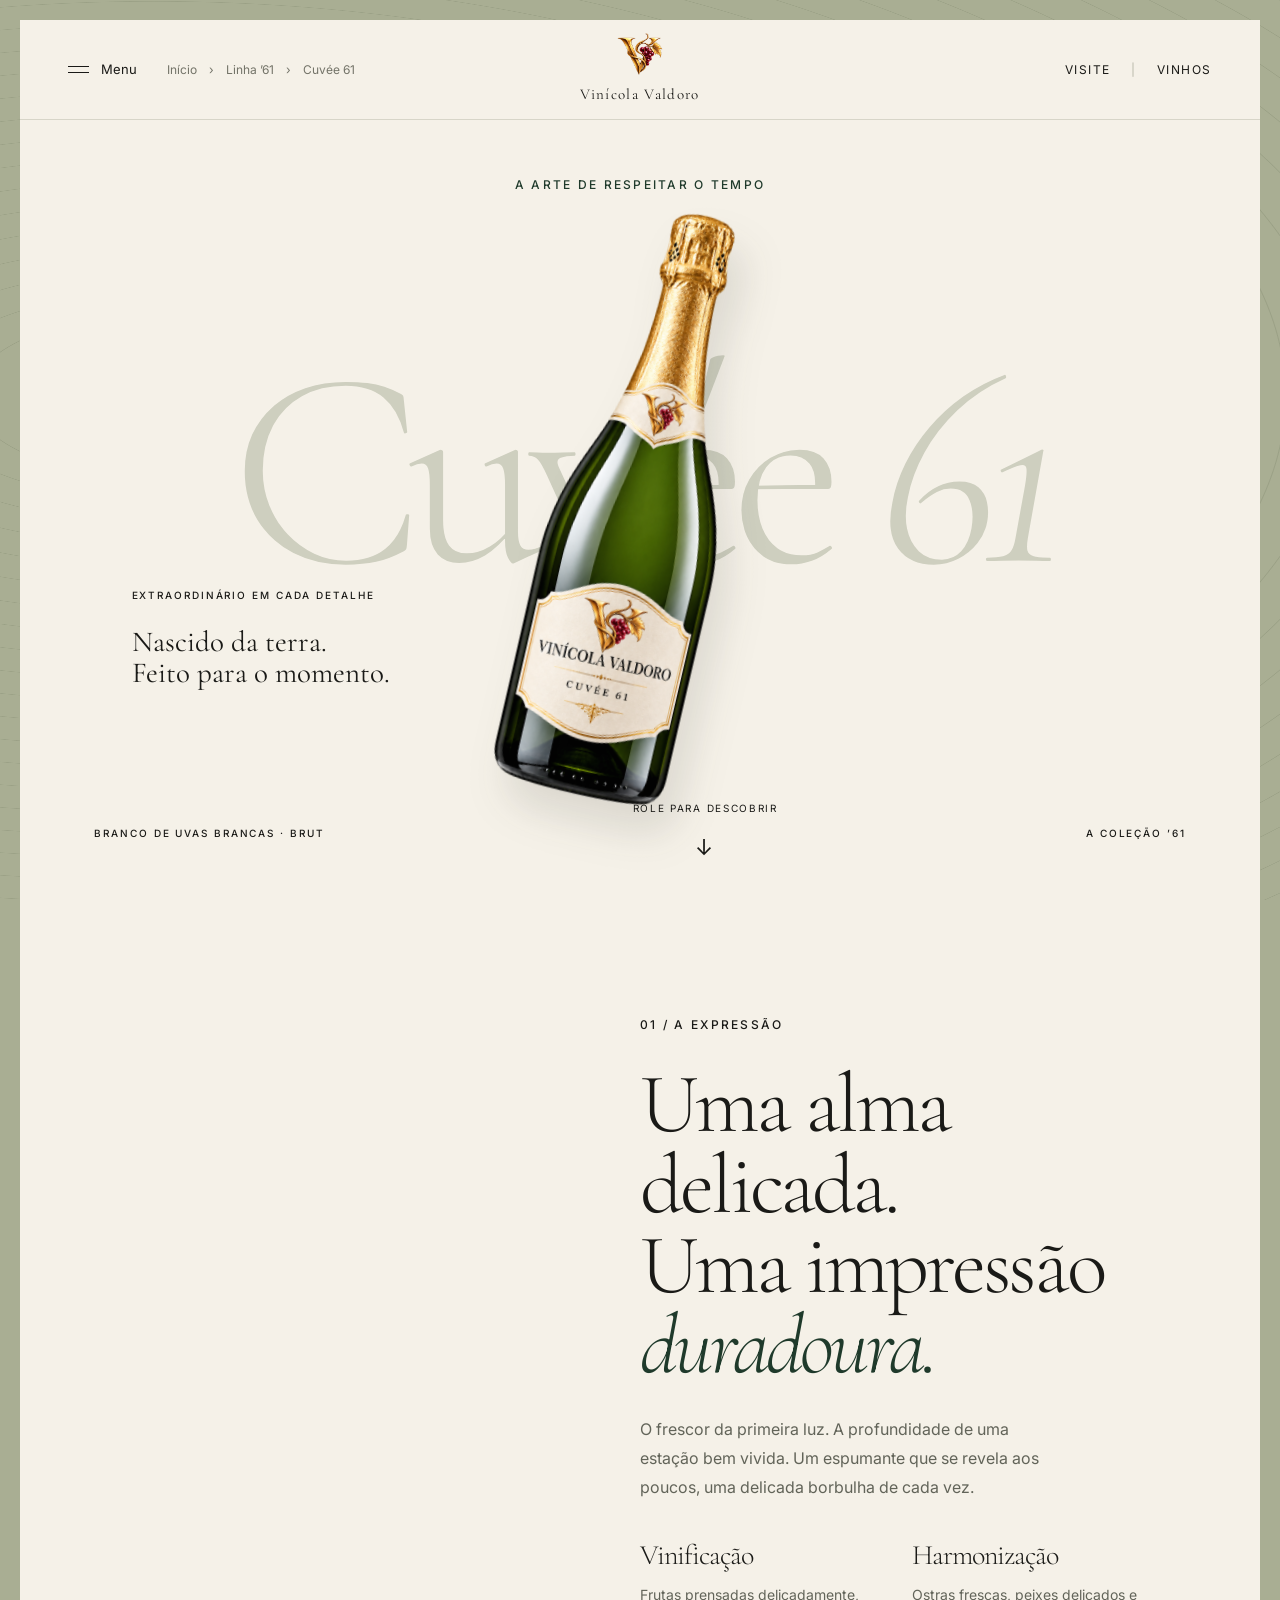
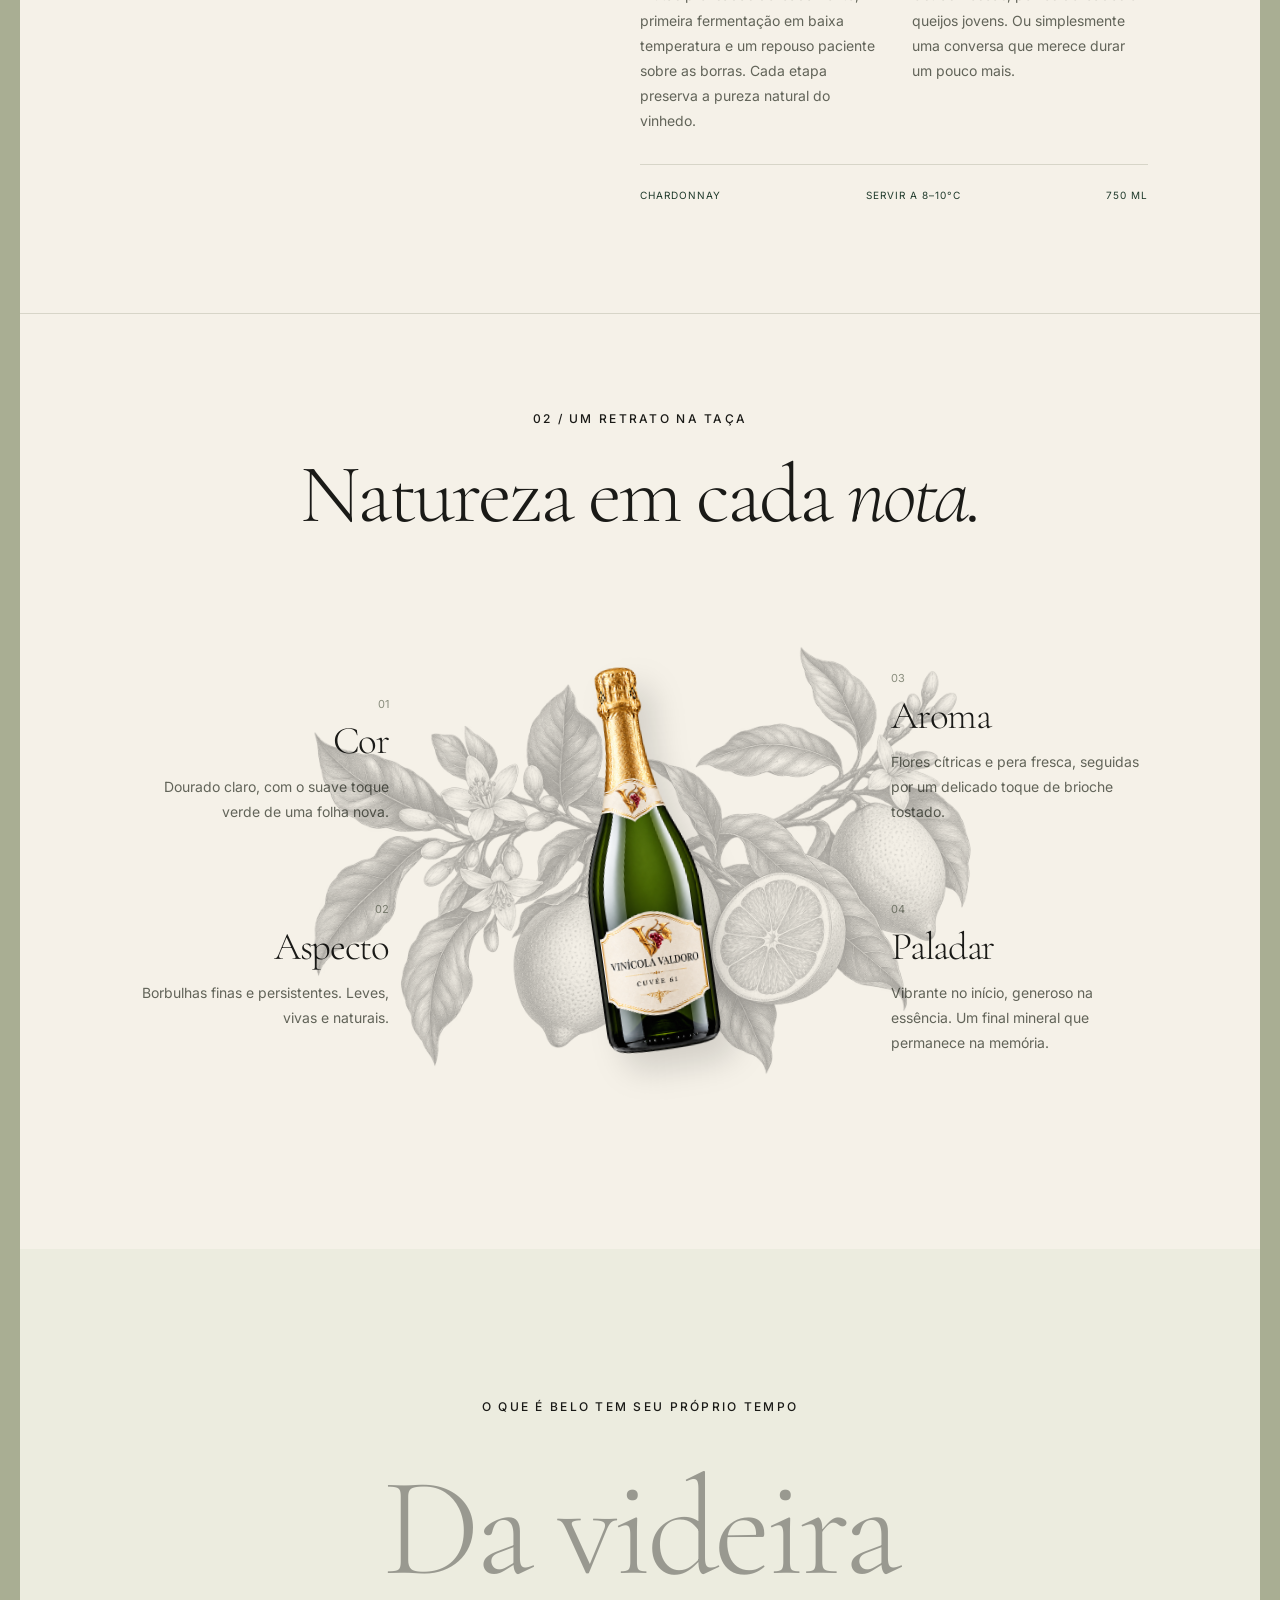
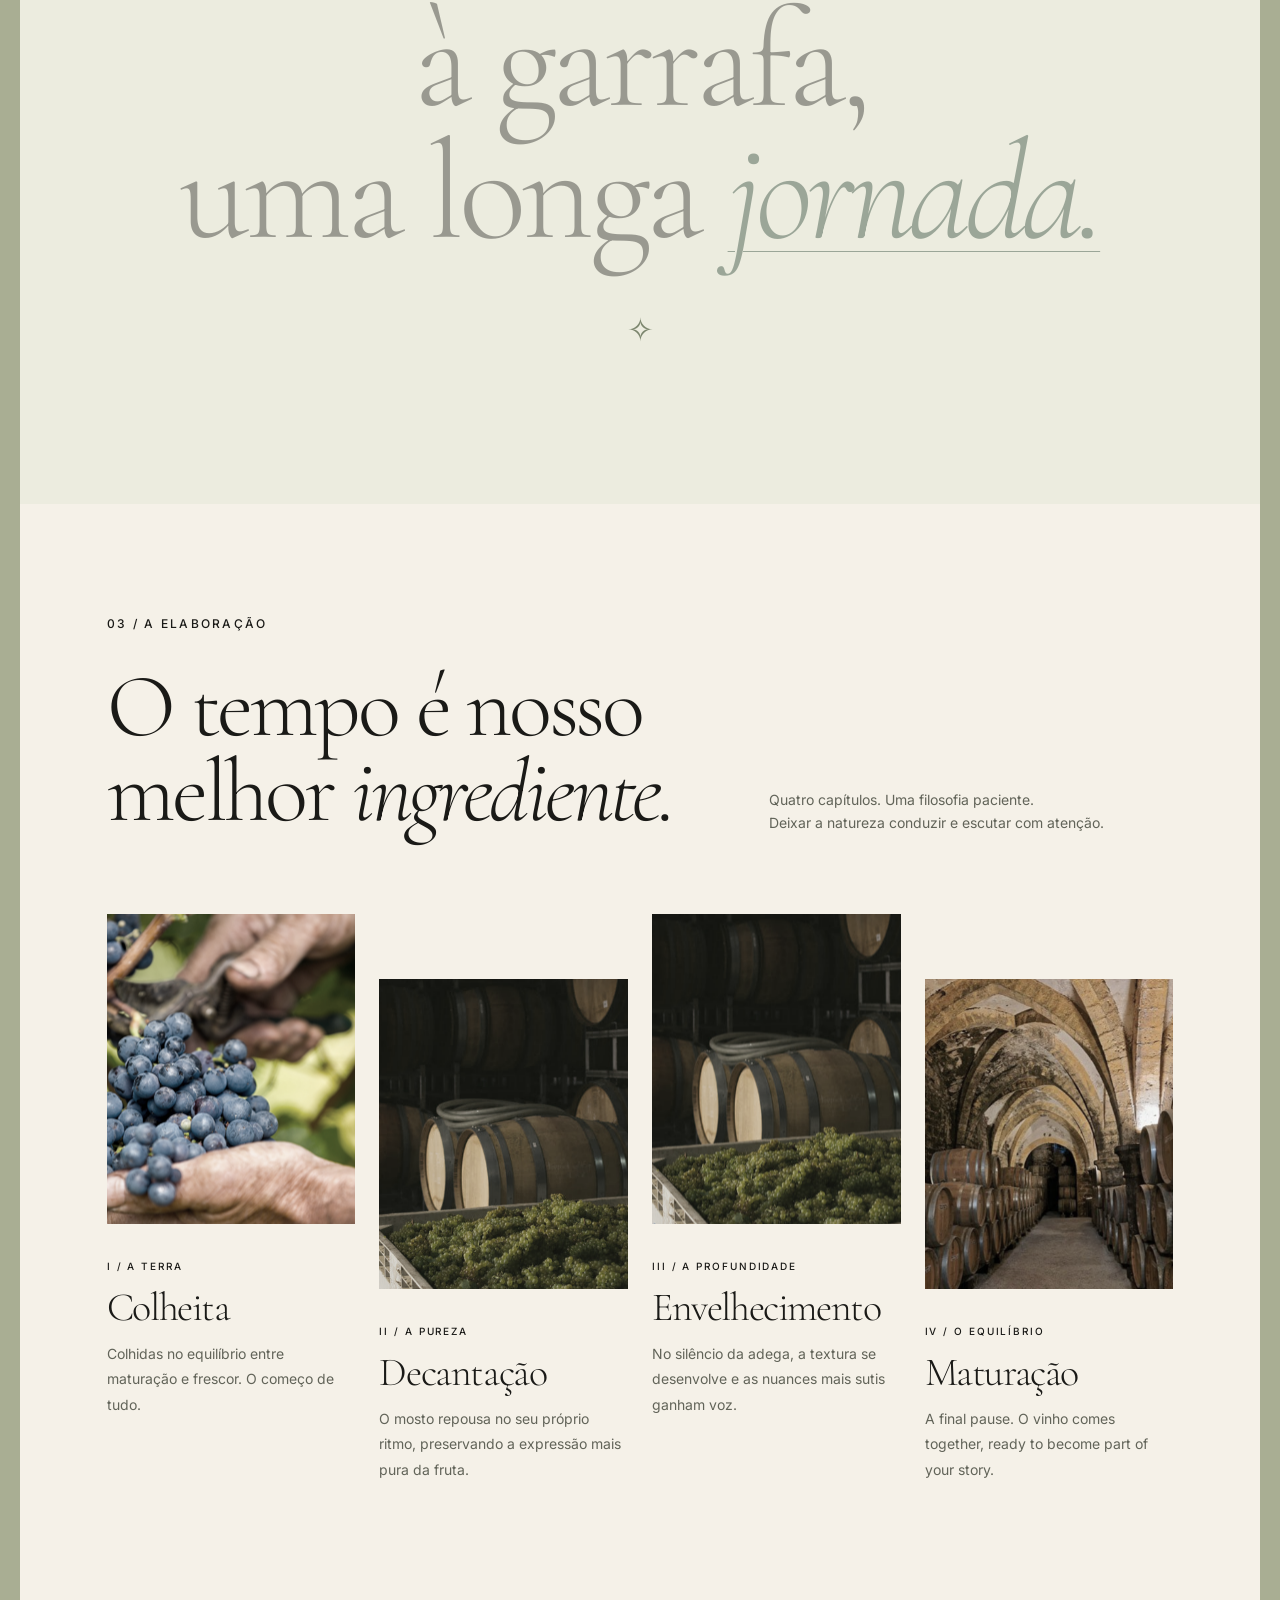
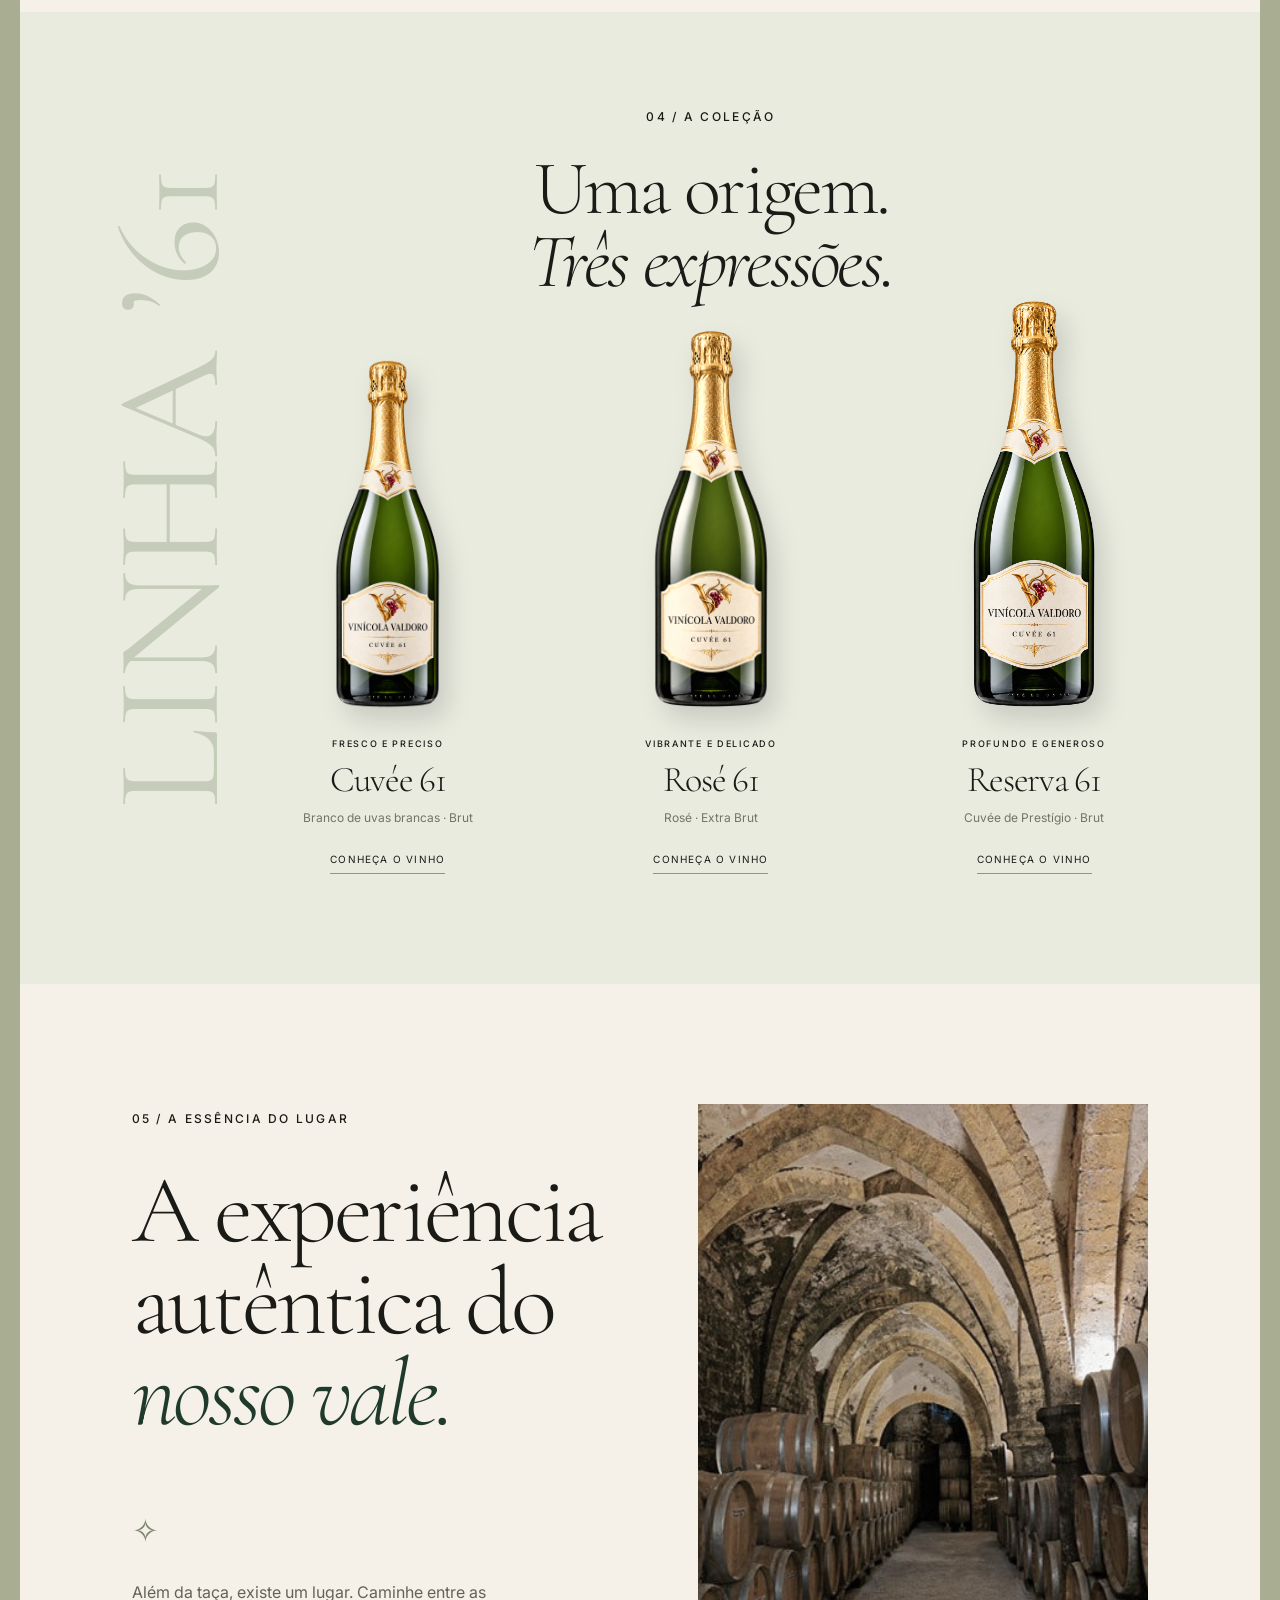
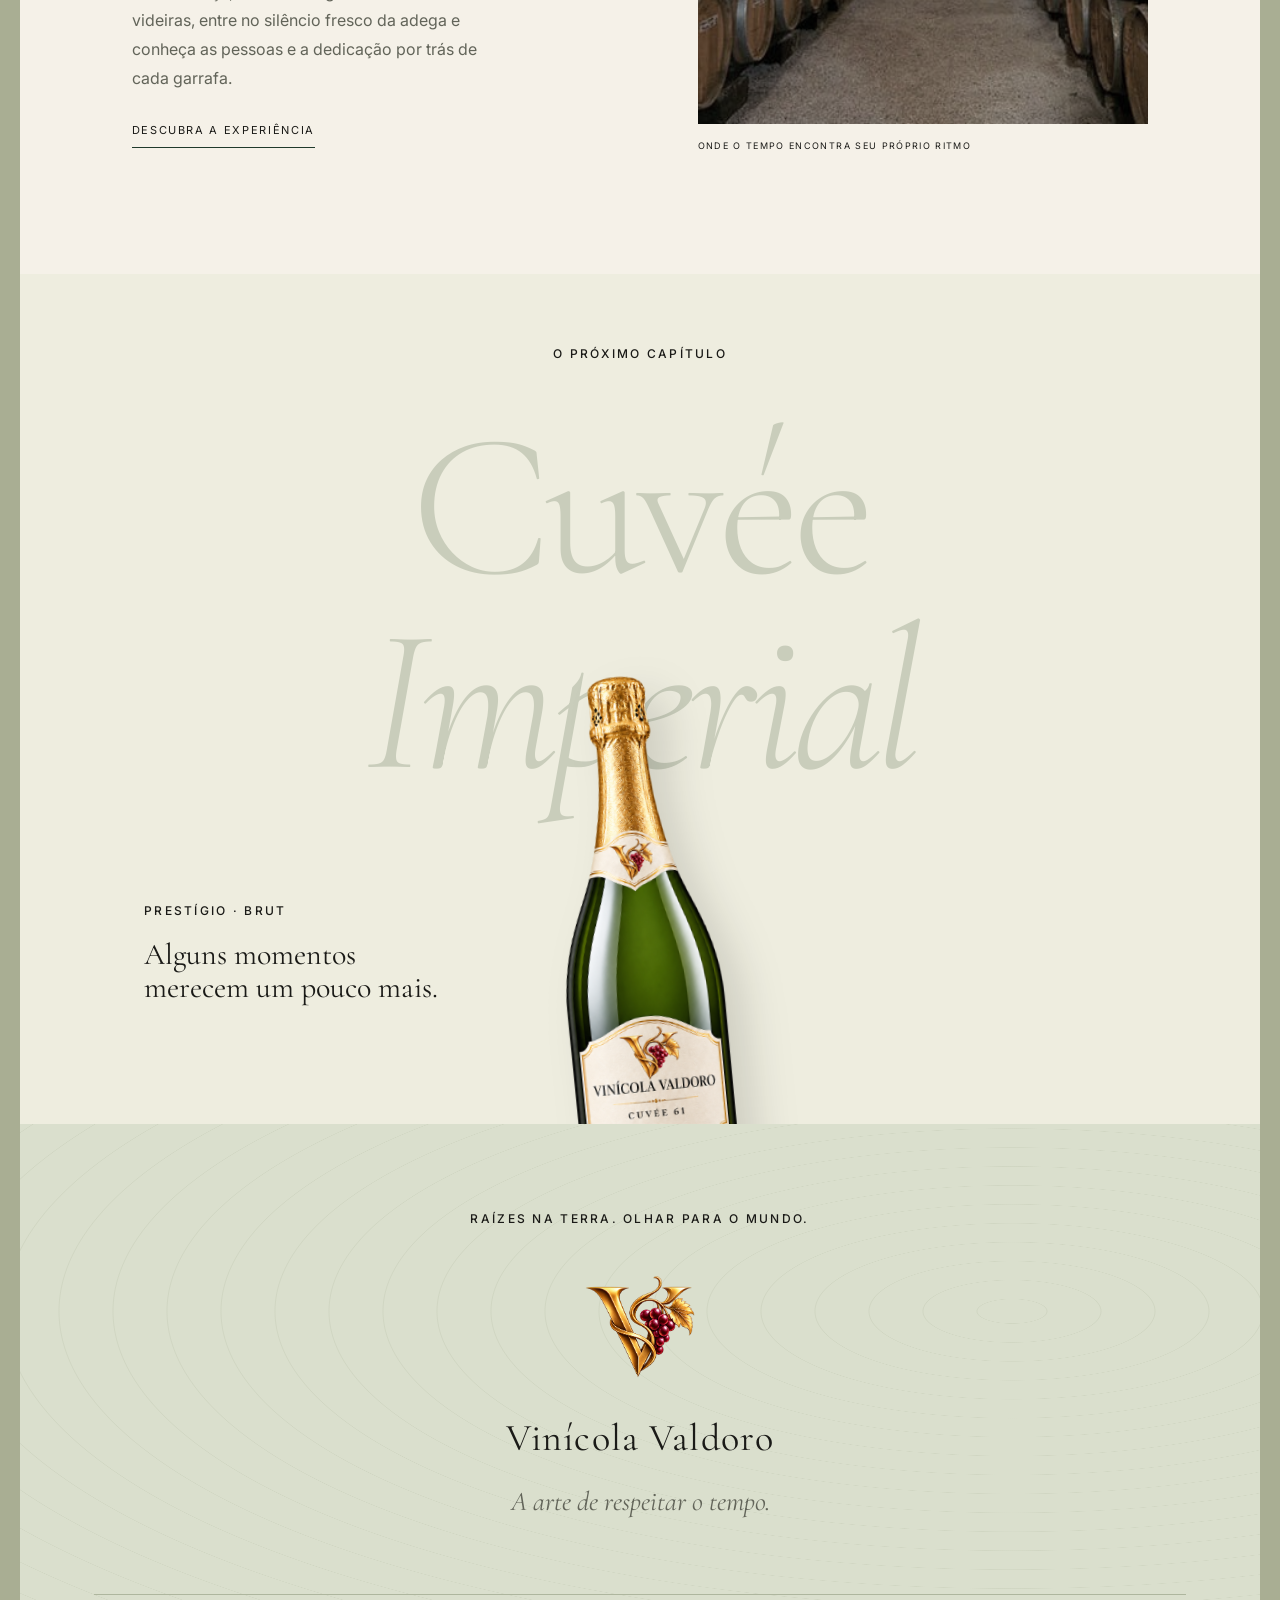
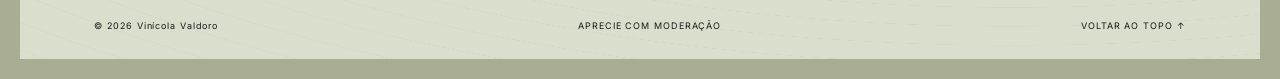
<file: index.html>
<!DOCTYPE html>
<html lang="pt-BR"><head><meta charset="UTF-8"><meta name="viewport" content="width=device-width, initial-scale=1"><meta name="theme-color" content="#F5F1E8"><meta name="description" content="Conheça Cuvée 61. Uma expressão delicada do vinhedo, elaborada com paciência. Explore os vinhos e a adega de Vinícola Valdoro."><title>Vinícola Valdoro — A arte de respeitar o tempo</title><link rel="preconnect" href="https://fonts.googleapis.com"><link rel="preconnect" href="https://fonts.gstatic.com" crossorigin><link href="https://fonts.googleapis.com/css2?family=Cormorant+Garamond:ital,wght@0,300;0,400;0,500;1,300;1,400&family=Inter:wght@400;500&display=swap" rel="stylesheet"><link rel="stylesheet" href="style.css?v=scroll-4"></head>
<body><a class="skip" href="#main">Ir para o conteúdo</a><div class="site-shell">
<header><button id="menu-toggle" aria-expanded="false" aria-controls="menu"><span class="hamburger"><i></i><i></i></span>Menu</button><div class="breadcrumb"><a href="#home">Início</a><span>›</span><a href="#line">Linha ’61</a><span>›</span><span>Cuvée 61</span></div><a href="#home" class="brand" aria-label="Início da vinícola"><img class="official-logo" src="assets/logo-valdoro.png" alt="Logo oficial da Vinícola Valdoro"><span>Vinícola Valdoro</span></a><nav aria-label="Links rápidos"><a href="#experience">VISITE</a><span>|</span><a href="#line">VINHOS</a></nav></header>
<nav id="menu" class="menu-panel" aria-label="Navegação principal" hidden><span class="eyebrow">O UNIVERSO DE Vinícola Valdoro</span><a href="#notes">O vinho</a><a href="#process">Nosso cuidado</a><a href="#line">A coleção</a><a href="#experience">A propriedade</a><span class="menu-bottom">As coisas boas têm seu próprio tempo.</span></nav>
<main id="main"><div class="bottle-story"><div class="bottle-stage" aria-hidden="true"><img src="assets/bottle.png" class="story-bottle" alt="" fetchpriority="high"></div>
<section id="home" class="hero"><div class="hero-top eyebrow">A ARTE DE RESPEITAR O TEMPO</div><h1>Cuvée <em>61</em></h1><div class="hero-caption"><span class="eyebrow">EXTRAORDINÁRIO EM CADA DETALHE</span><p>Nascido da terra.<br>Feito para o momento.</p></div><div class="hero-bottom"><span class="eyebrow">BRANCO DE UVAS BRANCAS · BRUT</span><a href="#notes" class="scroll-hint">ROLE PARA DESCOBRIR <span>↓</span></a><span class="eyebrow">A COLEÇÃO ’61</span></div></section>
<section id="notes" class="notes"><div class="mobile-watermark" aria-hidden="true"><img class="official-logo" src="assets/logo-valdoro.png" alt=""><span>Vinícola Valdoro</span></div><div class="notes-content reveal"><span class="eyebrow">01 / A EXPRESSÃO</span><h2>Uma alma delicada.<br>Uma impressão<br><em>duradoura.</em></h2><p class="intro">O frescor da primeira luz. A profundidade de uma estação bem vivida. Um espumante que se revela aos poucos, uma delicada borbulha de cada vez.</p><div class="two-columns"><div><h3>Vinificação</h3><p>Frutas prensadas delicadamente, primeira fermentação em baixa temperatura e um repouso paciente sobre as borras. Cada etapa preserva a pureza natural do vinhedo.</p></div><div><h3>Harmonização</h3><p>Ostras frescas, peixes delicados e queijos jovens. Ou simplesmente uma conversa que merece durar um pouco mais.</p></div></div><div class="wine-details"><span>CHARDONNAY</span><span>SERVIR A 8–10°C</span><span>750 ML</span></div></div></section></div>
<section id="sensory" class="sensory"><span class="eyebrow section-label">02 / UM RETRATO NA TAÇA</span><h2 class="reveal">Natureza em cada <em>nota.</em></h2><div class="sensory-grid"><div class="profile left"><article class="reveal"><span>01</span><h3>Cor</h3><p>Dourado claro, com o suave toque verde de uma folha nova.</p></article><article class="reveal"><span>02</span><h3>Aspecto</h3><p>Borbulhas finas e persistentes. Leves, vivas e naturais.</p></article></div><div class="sensory-art"><img class="botanical" src="assets/botanical.png" alt="" loading="lazy"><img class="sensory-bottle" src="assets/bottle.png" alt="Garrafa de espumante Cuvée 61" loading="lazy"></div><div class="profile"><article class="reveal"><span>03</span><h3>Aroma</h3><p>Flores cítricas e pera fresca, seguidas por um delicado toque de brioche tostado.</p></article><article class="reveal"><span>04</span><h3>Paladar</h3><p>Vibrante no início, generoso na essência. Um final mineral que permanece na memória.</p></article></div></div></section>
<section class="statement"><span class="eyebrow">O QUE É BELO TEM SEU PRÓPRIO TEMPO</span><h2>Da videira<br>à garrafa,<br>uma longa <em>jornada.</em></h2><span class="small-mark">✧</span></section>
<section id="process" class="process"><div class="section-heading reveal"><span class="eyebrow">03 / A ELABORAÇÃO</span><h2>O tempo é nosso<br>melhor <em>ingrediente.</em></h2><p>Quatro capítulos. Uma filosofia paciente.<br>Deixar a natureza conduzir e escutar com atenção.</p></div><div class="process-grid"><article class="process-card"><div class="photo-wrap"><img src="assets/harvest.jpg" alt="Uvas recém-colhidas em uma vinícola" loading="lazy"></div><span class="eyebrow">I / A TERRA</span><h3>Colheita</h3><p>Colhidas no equilíbrio entre maturação e frescor. O começo de tudo.</p></article><article class="process-card"><div class="photo-wrap"><img src="assets/decanting.jpg" alt="Uvas brancas colhidas ao lado de barricas de carvalho" loading="lazy"></div><span class="eyebrow">II / A PUREZA</span><h3>Decantação</h3><p>O mosto repousa no seu próprio ritmo, preservando a expressão mais pura da fruta.</p></article><article class="process-card"><div class="photo-wrap"><img src="assets/aging.jpg" alt="Barricas de carvalho em uma adega" loading="lazy"></div><span class="eyebrow">III / A PROFUNDIDADE</span><h3>Envelhecimento</h3><p>No silêncio da adega, a textura se desenvolve e as nuances mais sutis ganham voz.</p></article><article class="process-card"><div class="photo-wrap"><img src="assets/cellar.jpg" alt="Adega histórica com teto abobadado" loading="lazy"></div><span class="eyebrow">IV / O EQUILÍBRIO</span><h3>Maturação</h3><p>A final pause. O vinho comes together, ready to become part of your story.</p></article></div></section>
<section id="line" class="line"><div class="vertical-title" aria-hidden="true">LINHA ’61</div><div class="line-content"><div class="line-heading reveal"><span class="eyebrow">04 / A COLEÇÃO</span><h2>Uma origem.<br><em>Três expressões.</em></h2></div><div class="bottle-line"><button class="wine-card reveal" data-wine="classic"><img src="assets/bottle.png" alt="Garrafa de Cuvée 61" loading="lazy"><span class="eyebrow">FRESCO E PRECISO</span><h3>Cuvée 61</h3><span class="wine-type">Branco de uvas brancas · Brut</span><span class="wine-link">CONHEÇA O VINHO</span></button><button class="wine-card reveal rose" data-wine="rose"><img src="assets/bottle.png" alt="Garrafa ilustrativa de Rosé 61" loading="lazy"><span class="eyebrow">VIBRANTE E DELICADO</span><h3>Rosé 61</h3><span class="wine-type">Rosé · Extra Brut</span><span class="wine-link">CONHEÇA O VINHO</span></button><button class="wine-card reveal reserve" data-wine="reserve"><img src="assets/bottle.png" alt="Garrafa ilustrativa de Reserva 61" loading="lazy"><span class="eyebrow">PROFUNDO E GENEROSO</span><h3>Reserva 61</h3><span class="wine-type">Cuvée de Prestígio · Brut</span><span class="wine-link">CONHEÇA O VINHO</span></button></div></div></section>
<section id="experience" class="experience"><div class="experience-title reveal"><span class="eyebrow">05 / A ESSÊNCIA DO LUGAR</span><h2>A experiência<br>autêntica do<br><em>nosso vale.</em></h2></div><div class="experience-photo"><img src="assets/cellar.jpg" alt="Arcos de pedra e barricas de carvalho em uma adega histórica" loading="lazy"><span class="photo-caption">ONDE O TEMPO ENCONTRA SEU PRÓPRIO RITMO</span></div><div class="experience-copy reveal"><span class="small-mark">✧</span><p>Além da taça, existe um lugar. Caminhe entre as videiras, entre no silêncio fresco da adega e conheça as pessoas e a dedicação por trás de cada garrafa.</p><button class="text-link" id="discover">DESCUBRA A EXPERIÊNCIA</button></div></section>
<section class="featured"><span class="eyebrow">O PRÓXIMO CAPÍTULO</span><h2>Cuvée<br><em>Imperial</em></h2><div class="featured-caption"><span class="eyebrow">PRESTÍGIO · BRUT</span><p>Alguns momentos<br>merecem um pouco mais.</p></div><img src="assets/bottle.png" alt="Garrafa ilustrativa de Cuvée Imperial" loading="lazy"></section>
</main><footer><span class="eyebrow">RAÍZES NA TERRA. OLHAR PARA O MUNDO.</span><a href="#home" class="footer-brand"><img class="official-logo" src="assets/logo-valdoro.png" alt="Logo oficial da Vinícola Valdoro"><span>Vinícola Valdoro</span></a><p>A arte de respeitar o tempo.</p><div class="footer-bottom"><span>© <span id="year">2026</span> Vinícola Valdoro</span><span>APRECIE COM MODERAÇÃO</span><a href="#home">VOLTAR AO TOPO ↑</a></div></footer></div>
<dialog id="wine-dialog"><button class="dialog-close" aria-label="Fechar janela">×</button><span class="eyebrow" id="dialog-label"></span><h2 id="dialog-title"></h2><p id="dialog-copy"></p><div id="dialog-details"></div><button class="text-link dialog-done">CONTINUAR EXPLORANDO</button></dialog><script src="script.js?v=scroll-4"></script></body></html>
</file>
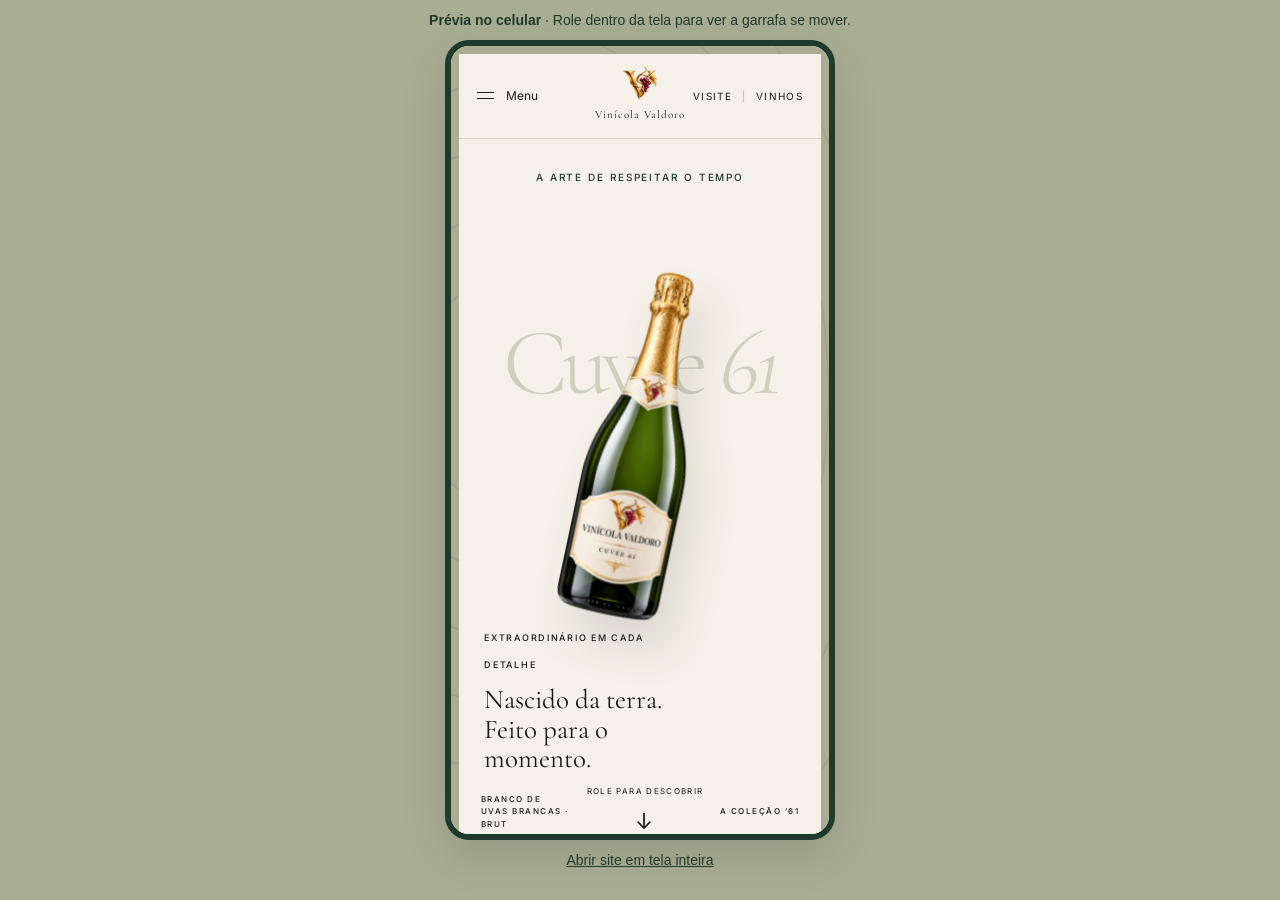
<file: mobile-preview.html>
<!doctype html><html lang="pt-BR"><head><meta charset="utf-8"><meta name="viewport" content="width=device-width,initial-scale=1"><title>Vinícola Valdoro — Prévia no celular</title><style>*{box-sizing:border-box}body{margin:0;background:#a9ae93;color:#1f3a2b;font-family:Arial,sans-serif;display:flex;align-items:center;flex-direction:column;padding:12px 10px;gap:12px;height:100dvh;overflow:hidden}p{margin:0;font-size:14px;text-align:center}iframe{display:block;width:390px;max-width:100%;height:calc(100dvh - 100px);border:6px solid #1f3a2b;border-radius:24px;background:#f5f1e8;box-shadow:0 15px 45px #0002}a{color:inherit}</style></head><body><p><strong>Prévia no celular</strong> · Role dentro da tela para ver a garrafa se mover.</p><iframe src="index.html?v=scroll-3" title="Site Vinícola Valdoro em tela de celular"></iframe><p><a href="index.html">Abrir site em tela inteira</a></p></body></html>
</file>
<file: style.css>
:root{--cream:#f5f1e8;--ink:#1a1a17;--green:#1f3a2b;--sage:#a9ae93;--muted:#737368;--line:#d7d5c8;--serif:'Cormorant Garamond',Georgia,serif}*{box-sizing:border-box}html{scroll-behavior:smooth;scroll-padding-top:90px}body{margin:0;background:var(--sage);color:var(--ink);font-family:Inter,Arial,sans-serif;font-size:16px;line-height:1.65}body:before{content:'';position:fixed;inset:0;pointer-events:none;opacity:.24;background:repeating-radial-gradient(ellipse at 12% 44%,transparent 0 31px,#6e775d 32px,transparent 33px 50px)}button,a{-webkit-tap-highlight-color:transparent}a{color:inherit;text-decoration:none}button{font:inherit;color:inherit;cursor:pointer}button:focus-visible,a:focus-visible{outline:2px solid var(--green);outline-offset:6px}button{background:none;border:0}img{max-width:100%;display:block}h1,h2,h3,p{margin:0}h1,h2,h3{font-family:var(--serif);font-weight:300;line-height:.95;letter-spacing:-.035em}em{font-weight:300}p{color:#626459}.site-shell{position:relative;margin:20px auto;max-width:1800px;width:calc(100% - 40px);background:var(--cream);overflow:clip}.eyebrow{font-size:12px;letter-spacing:.19em;font-weight:500;line-height:1.6}.skip{position:fixed;top:-100px;z-index:100;background:var(--cream);padding:15px}.skip:focus{top:0}header{height:100px;display:flex;align-items:center;gap:30px;padding:0 48px;border-bottom:1px solid var(--line);position:relative;z-index:20}header button{display:flex;align-items:center;gap:12px;padding:12px 0;font-size:13px}.hamburger{width:21px;display:grid;gap:5px}.hamburger i{height:1px;background:var(--ink)}.breadcrumb{font-size:12px;display:flex;gap:12px;color:var(--muted)}.brand{position:absolute;left:50%;transform:translateX(-50%);text-align:center;font-family:var(--serif);font-size:15px;letter-spacing:.09em;display:grid;justify-items:center;gap:4px}.crest{font-family:var(--serif);border:1px solid #7c806d;border-radius:50% 50% 42% 42%;width:33px;height:39px;line-height:26px;font-size:24px;text-align:center;display:block;position:relative}.crest span{font-size:12px;position:absolute;bottom:0;left:0;right:0;line-height:12px}header nav{margin-left:auto;display:flex;gap:20px;font-size:12px;letter-spacing:.13em}header nav span{color:#b7b6a8}.menu-panel{position:absolute;z-index:15;top:100px;left:0;width:100%;background:var(--green);color:var(--cream);padding:65px 10%;box-shadow:0 20px 40px #0002}.menu-panel:not([hidden]){display:grid;gap:20px}.menu-panel>a{font-family:var(--serif);font-size:clamp(40px,5vw,70px);line-height:1.1}.menu-bottom{font-family:var(--serif);font-style:italic;margin-top:15px;font-size:24px}.bottle-story{position:relative}.bottle-stage{height:calc(100svh - 130px);position:sticky;top:30px;z-index:3;pointer-events:none;margin-bottom:calc(-100svh + 130px);display:flex;align-items:center;justify-content:center}.story-bottle{height:87%;width:400px;object-fit:contain;transform:rotate(13deg);filter:drop-shadow(18px 26px 19px #32332520);will-change:transform}.hero{height:calc(100svh - 120px);min-height:650px;position:relative;padding:55px 6% 35px;display:flex;flex-direction:column;align-items:center}.hero-top{text-align:center;color:var(--green)}.hero h1{font-size:clamp(140px,22vw,350px);color:#cecfbf;position:absolute;top:28%;left:0;right:0;text-align:center;white-space:nowrap;letter-spacing:-.055em}.hero-caption{position:absolute;top:59%;left:9%;max-width:260px}.hero-caption .eyebrow{font-size:10px}.hero-caption p{font-family:var(--serif);font-size:29px;line-height:1.1;margin-top:19px;color:var(--ink)}.hero-bottom{margin-top:auto;width:100%;display:flex;justify-content:space-between;align-items:center;font-size:11px}.hero-bottom .eyebrow{font-size:10px}.scroll-hint{font-size:10px;letter-spacing:.17em;display:flex;flex-direction:column;align-items:center;gap:12px}.scroll-hint span{font-size:22px}.notes{min-height:100svh;display:flex;align-items:center;justify-content:flex-end;padding:110px 9% 110px 50%}.notes-content{width:100%;max-width:570px}.notes h2{font-size:clamp(55px,6.6vw,100px);margin:28px 0 30px}.notes h2 em{color:var(--green)}.intro{max-width:430px;font-size:16px;line-height:1.8}.two-columns{display:grid;grid-template-columns:1fr 1fr;gap:35px;margin-top:40px}.two-columns h3{font-size:28px;margin-bottom:14px}.two-columns p{font-size:14px;line-height:1.8}.wine-details{border-top:1px solid var(--line);padding-top:22px;margin-top:30px;display:flex;justify-content:space-between;gap:10px;font-size:10px;letter-spacing:.1em;color:var(--green)}.sensory{padding:90px 9% 110px;text-align:center;border-top:1px solid var(--line)}.sensory h2{font-size:clamp(50px,6.5vw,100px);margin:25px 0 45px}.sensory-grid{display:grid;grid-template-columns:1fr 1.8fr 1fr;align-items:center;gap:20px}.sensory-art{height:560px;position:relative;display:flex;justify-content:center;align-items:center}.botanical{position:absolute;width:145%;max-width:145%;opacity:.4;filter:grayscale(1);mix-blend-mode:multiply}.sensory-bottle{height:90%;width:260px;object-fit:contain;position:relative;transform:rotate(-8deg);filter:drop-shadow(14px 20px 15px #0002)}.profile{text-align:left;display:grid;gap:70px}.profile.left{text-align:right}.profile article>span{font-size:11px;color:#8a8e7e}.profile h3{font-size:39px;margin:7px 0 15px}.profile p{font-size:14px;line-height:1.8}.statement{min-height:95svh;display:flex;flex-direction:column;align-items:center;justify-content:center;text-align:center;padding:90px 5%;background:#ececdf}.statement h2{font-size:clamp(70px,11vw,170px);line-height:.94;margin:45px 0}.statement em{text-decoration:underline;text-decoration-thickness:1px;text-underline-offset:14px;color:var(--green)}.small-mark{font-size:32px;color:#7c866e}.process{padding:110px 7% 130px}.section-heading{display:grid;grid-template-columns:1.4fr 1fr;align-items:end}.section-heading>.eyebrow{grid-column:1/-1;margin-bottom:30px}.section-heading h2{font-size:clamp(60px,7vw,105px)}.section-heading p{padding-left:40px;font-size:14px}.process-grid{display:grid;grid-template-columns:repeat(4,1fr);gap:24px;margin-top:80px}.process-card:nth-child(even){padding-top:65px}.photo-wrap{height:310px;overflow:hidden;margin-bottom:27px;background:#d5d2c2}.photo-wrap img{height:115%;width:100%;object-fit:cover;filter:saturate(.5);will-change:transform}.process-card h3{font-size:40px;margin:11px 0 15px}.process-card p{font-size:14px;line-height:1.8}.process-card .eyebrow{font-size:10px}.line{padding:90px 6% 110px;background:#e9ebdf;position:relative;display:grid;grid-template-columns:13% 1fr}.vertical-title{font-family:var(--serif);font-size:150px;color:#c6ccba;writing-mode:vertical-rl;transform:rotate(180deg);line-height:1;align-self:center;white-space:nowrap}.line-heading{text-align:center}.line h2{font-size:clamp(55px,6vw,90px);margin-top:25px}.bottle-line{display:grid;grid-template-columns:repeat(3,1fr);gap:20px;margin-top:60px}.wine-card{padding:0 10px;text-align:center;display:flex;flex-direction:column;align-items:center}.wine-card img{height:350px;object-fit:contain;margin-bottom:28px;transition:transform .5s;filter:drop-shadow(9px 14px 12px #0002)}.wine-card:nth-child(2) img{height:380px;margin-top:-30px;filter:sepia(.2) drop-shadow(9px 14px 12px #0002)}.wine-card:nth-child(3) img{height:410px;margin-top:-60px}.wine-card:hover img{transform:translateY(-12px) rotate(3deg)}.wine-card h3{font-size:36px;margin-top:12px}.wine-card .eyebrow{font-size:9px}.wine-type{font-size:12px;color:#707568;margin-top:10px}.wine-link{font-size:10px;letter-spacing:.12em;border-bottom:1px solid #8f9782;padding-bottom:5px;margin-top:24px}.experience{padding:120px 9%;display:grid;grid-template-columns:1.1fr 1fr;gap:60px 70px}.experience-title h2{font-size:clamp(65px,7.5vw,115px);margin-top:35px}.experience-title em{color:var(--green)}.experience-photo{grid-column:2;grid-row:1/3;align-self:center}.experience-photo img{height:620px;width:100%;object-fit:cover;filter:saturate(.45)}.photo-caption{font-size:9px;letter-spacing:.15em;display:block;margin-top:15px}.experience-copy{max-width:370px}.experience-copy p{margin-top:20px;line-height:1.8}.text-link{display:inline-block;font-size:11px;letter-spacing:.15em;border-bottom:1px solid var(--green);padding:0 0 8px;margin-top:28px}.featured{height:850px;position:relative;text-align:center;overflow:hidden;background:#eeeddf;padding:65px 5%}.featured h2{font-size:clamp(100px,16vw,230px);color:#c9cdbb;margin-top:45px;position:relative;z-index:1}.featured>img{height:640px;width:360px;object-fit:contain;position:absolute;bottom:-120px;left:50%;transform:translateX(-50%) rotate(-12deg);z-index:2;filter:drop-shadow(20px 20px 20px #0002)}.featured-caption{position:absolute;left:10%;bottom:120px;text-align:left;z-index:3}.featured-caption p{font-family:var(--serif);font-size:30px;color:var(--ink);line-height:1.1;margin-top:15px}footer{padding:80px 6% 25px;text-align:center;background-color:#dadfcd;background-image:repeating-radial-gradient(ellipse at 80% 35%,transparent 0 34px,#abb39936 35px,transparent 36px 54px)}.footer-brand{display:flex;flex-direction:column;align-items:center;font-family:var(--serif);font-size:38px;letter-spacing:.03em;gap:22px;margin-top:45px}.footer-brand .crest{width:55px;height:65px;font-size:40px;line-height:45px}.footer-brand .crest span{font-size:17px;line-height:19px}footer>p{font-family:var(--serif);font-size:27px;font-style:italic;margin-top:10px}.footer-bottom{display:flex;justify-content:space-between;gap:20px;border-top:1px solid #aeb69e;margin-top:70px;padding-top:24px;font-size:9px;letter-spacing:.1em}dialog{border:1px solid var(--line);background:var(--cream);color:var(--ink);padding:60px;max-width:620px;width:calc(100% - 36px)}dialog::backdrop{background:#18261bd0;backdrop-filter:blur(5px)}dialog h2{font-size:65px;margin:25px 0}dialog p{line-height:1.8}.dialog-close{position:absolute;right:20px;top:10px;font-size:30px}#dialog-details{border-top:1px solid var(--line);margin-top:25px;padding-top:20px;font-size:12px;color:var(--green)}.reveal{opacity:1;transform:none}.motion-ready .reveal{opacity:0;transform:translateY(30px);transition:opacity .9s,transform .9s}.motion-ready .reveal.visible{opacity:1;transform:none}
@media(min-width:1600px){.hero h1{font-size:340px}.story-bottle{width:430px}}@media(max-width:1000px){header{padding:0 25px}.breadcrumb{display:none}.notes{padding-right:6%;padding-left:48%}.hero-caption{left:6%;max-width:200px}.hero-caption .eyebrow{font-size:9px}.sensory{padding-left:6%;padding-right:6%}.sensory-art{height:450px}.process{padding-left:5%;padding-right:5%}.process-grid{gap:16px}.photo-wrap{height:260px}.experience{gap:45px;padding:100px 7%}.experience-photo img{height:550px}.wine-card h3{font-size:30px}}
@media(max-width:700px){html{scroll-padding-top:25px}.site-shell{margin:8px;width:calc(100% - 16px)}header{height:85px;padding:0 18px;gap:0}header button{font-size:12px}header nav{font-size:10px;gap:10px}.brand{font-size:11px;max-width:140px}.brand .crest{width:25px;height:31px;font-size:20px;line-height:21px}.brand .crest span{font-size:10px}.hamburger{width:17px}.menu-panel{top:85px;padding:45px 8%}.bottle-stage{position:absolute;top:65px;height:480px;left:0;right:0;margin:0}.story-bottle{height:95%;width:235px;transform:rotate(12deg)}.hero{height:730px;min-height:0;padding:30px 6%}.hero-top{font-size:10px}.hero h1{top:180px;font-size:25vw}.hero-caption{top:auto;bottom:95px;left:7%}.hero-caption p{font-size:27px;margin-top:10px}.hero-bottom>.eyebrow{font-size:8px;max-width:90px}.hero-bottom>.eyebrow:last-child{text-align:right}.scroll-hint{font-size:8px;gap:5px}.notes{min-height:0;padding:65px 8% 80px}.notes h2{font-size:64px}.two-columns{gap:25px;margin-top:30px}.two-columns p{font-size:14px}.wine-details{font-size:9px}.sensory{padding:70px 8%}.sensory h2{font-size:57px}.sensory-grid{grid-template-columns:1fr 1fr;gap:35px}.sensory-art{grid-column:1/-1;grid-row:1;height:440px}.botanical{width:110%;max-width:110%}.profile,.profile.left{text-align:left;gap:35px}.profile h3{font-size:32px}.statement{min-height:650px;padding:65px 7%}.statement h2{font-size:clamp(64px,14vw,90px);margin:40px 0}.statement .eyebrow{font-size:9px}.statement em{text-underline-offset:8px}.process{padding:70px 8%}.section-heading{display:block}.section-heading>.eyebrow{display:block}.section-heading h2{font-size:61px}.section-heading p{padding:0;margin-top:25px}.process-grid{grid-template-columns:1fr 1fr;gap:35px 18px;margin-top:40px}.photo-wrap{height:225px}.process-card:nth-child(even){padding-top:35px}.process-card h3{font-size:32px}.process-card .eyebrow{font-size:8px}.process-card p{font-size:13px}.line{display:block;padding:65px 5%}.vertical-title{writing-mode:horizontal-tb;transform:none;font-size:70px;text-align:center;margin-bottom:30px}.line h2{font-size:53px}.bottle-line{gap:8px;margin-top:60px}.wine-card{padding:0}.wine-card img{height:190px;width:100%;margin-bottom:20px}.wine-card:nth-child(2) img{height:210px;margin-top:-20px}.wine-card:nth-child(3) img{height:230px;margin-top:-40px}.wine-card h3{font-size:25px;line-height:1.05;letter-spacing:-.02em}.wine-card .eyebrow{font-size:7px;letter-spacing:.09em}.wine-type{font-size:10px}.wine-link{font-size:8px;letter-spacing:.07em}.experience{display:flex;flex-direction:column;padding:75px 8%;gap:40px}.experience-title h2{font-size:70px}.experience-photo img{height:450px}.experience-copy{max-width:none}.featured{height:700px;padding-top:55px}.featured h2{font-size:23vw;margin-top:65px}.featured>img{height:480px;width:265px;bottom:-60px;left:60%}.featured-caption{left:7%;bottom:65px;max-width:135px}.featured-caption p{font-size:27px}.featured-caption .eyebrow{font-size:9px}footer{padding:60px 7% 25px}footer>.eyebrow{font-size:9px}.footer-brand{font-size:30px}.footer-bottom{font-size:8px;flex-wrap:wrap;justify-content:center;gap:15px 20px}dialog{padding:45px 28px}dialog h2{font-size:50px}}
@media(prefers-reduced-motion:reduce){html{scroll-behavior:auto}.motion-ready .reveal{opacity:1;transform:none;transition:none}.story-bottle,.photo-wrap img,.featured>img{will-change:auto}.wine-card img{transition:none}}

/* Keep the pinned bottle inside its two-section story. */
.bottle-story{overflow:clip}


@media(min-width:701px){.bottle-stage{position:absolute;left:0;right:0;margin-bottom:0}}


@media(max-width:700px){.notes{padding-top:530px}.story-bottle{will-change:transform}}
@media(max-width:700px) and (prefers-reduced-motion:reduce){.notes{padding-top:65px}}

.mobile-watermark{display:none}
@media(max-width:700px){.notes{position:relative}.mobile-watermark{position:absolute;top:100px;left:5%;width:90%;height:320px;display:flex;flex-direction:column;justify-content:center;align-items:center;gap:28px;color:#1f3a2b;opacity:.085;pointer-events:none;font-family:var(--serif);font-size:46px;letter-spacing:-.025em;line-height:1.1;text-align:center}.mobile-watermark .crest{width:125px;height:150px;font-size:112px;line-height:120px;border-width:2px}.mobile-watermark .crest span{font-size:38px;line-height:40px}.notes-content{position:relative}}
.brand .official-logo{width:45px;height:45px;object-fit:contain}.footer-brand .official-logo{width:110px;height:110px;object-fit:contain}
@media(max-width:700px){.brand .official-logo{width:35px;height:35px}.mobile-watermark{top:70px;height:370px;gap:14px;font-size:36px}.mobile-watermark .official-logo{width:235px;height:235px;object-fit:contain;filter:grayscale(1)}}
.motion-toggle{position:absolute;right:20px;bottom:90px;z-index:5;font-size:12px;padding:10px 14px;background:var(--cream);border:1px solid var(--green)}
@media(max-width:700px) and (prefers-reduced-motion:reduce){body:has(.motion-toggle) .notes{padding-top:65px}body:not(:has(.motion-toggle)) .notes{padding-top:530px}}
</file>
